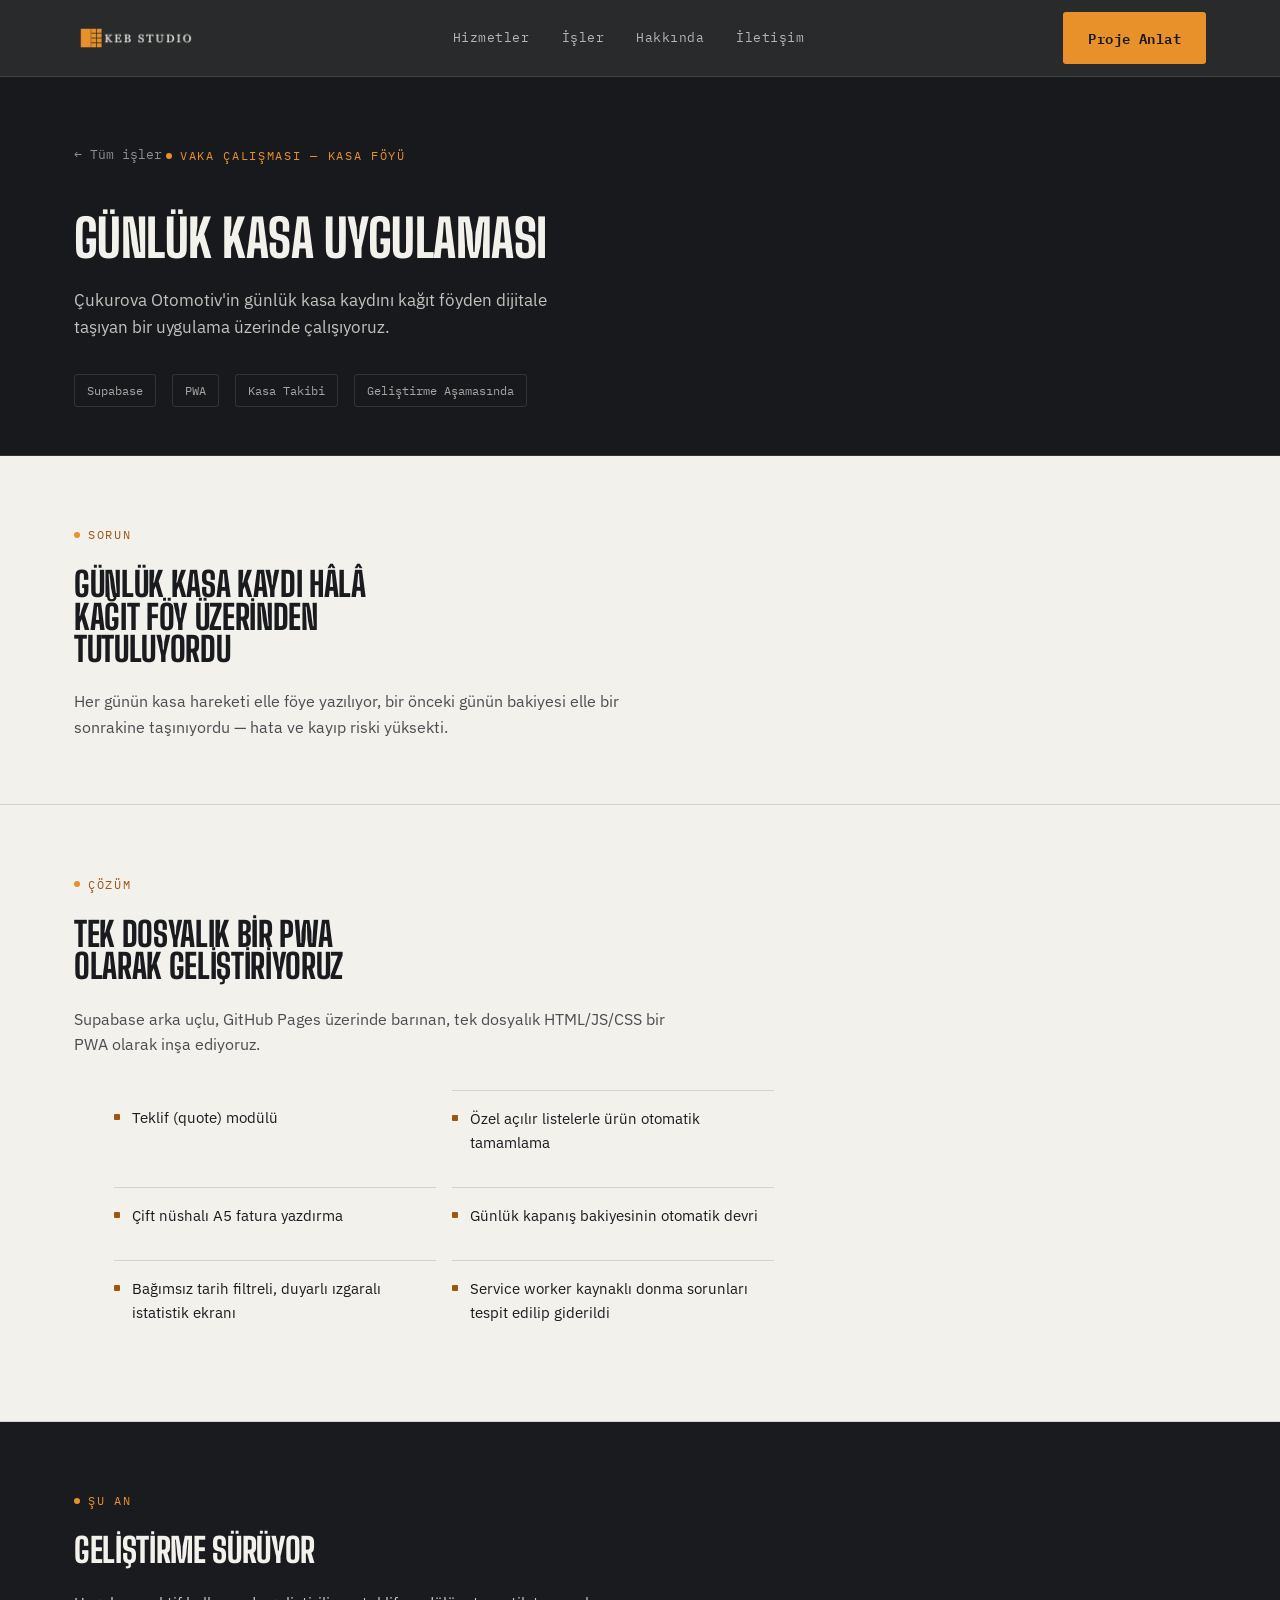
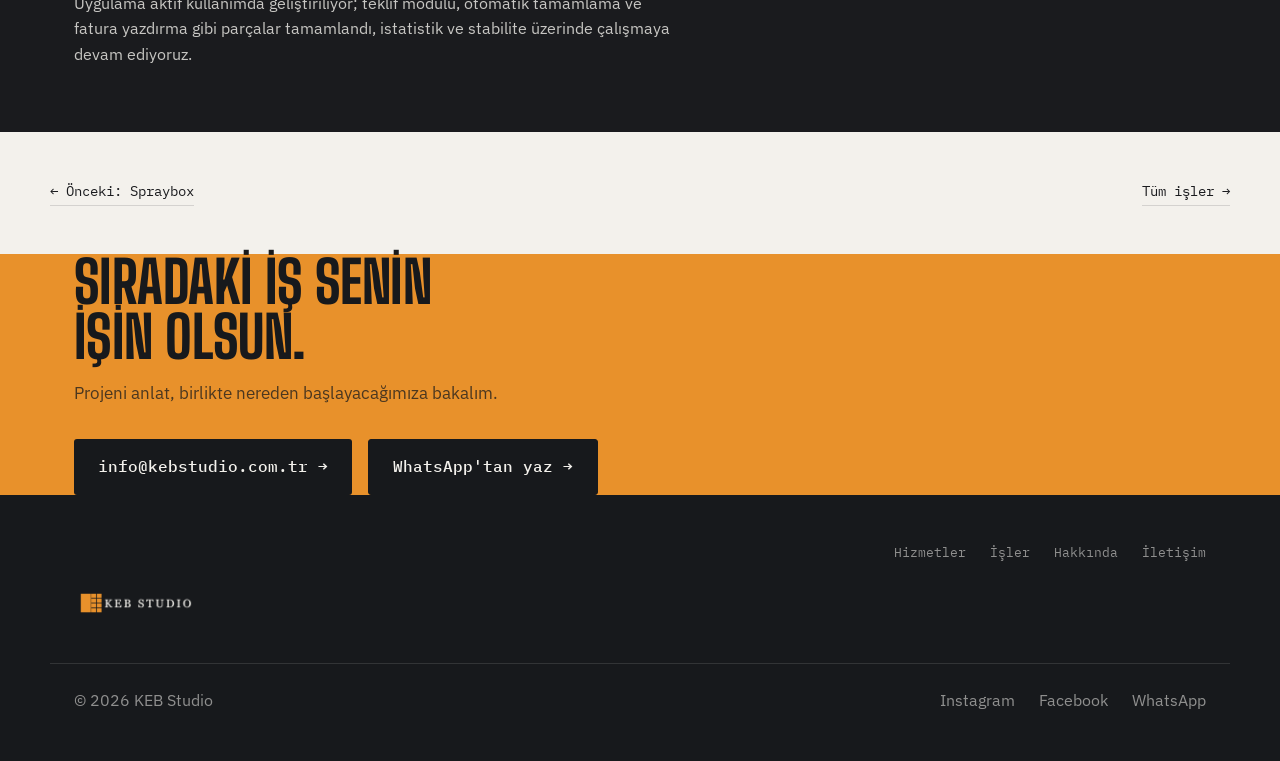
<file: kasa-foyu.html>
<!DOCTYPE html>
<html lang="tr">
<head>
<meta charset="UTF-8">
<meta name="viewport" content="width=device-width, initial-scale=1.0">
<title>Kasa Föyü — Günlük Kasa Uygulaması | KEB Studio</title>
<meta name="description" content="Çukurova Otomotiv'in günlük kasa kaydını kağıt föyden dijitale taşıyan bir uygulama üzerinde çalışıyoruz.">
<link rel="icon" type="image/png" href="favicon.png">
<link rel="preconnect" href="https://fonts.googleapis.com">
<link rel="preconnect" href="https://fonts.gstatic.com" crossorigin>
<link href="https://fonts.googleapis.com/css2?family=Big+Shoulders+Display:wght@700;800;900&family=IBM+Plex+Sans:wght@400;500;600;700&family=IBM+Plex+Mono:wght@400;500&display=swap" rel="stylesheet">
<link rel="stylesheet" href="style.css">
</head>
<body>

<header class="nav">
  <div class="wrap">
    <a href="index.html" class="logo"><img src="keb-studio-logo-transparent.png" alt="KEB Studio"></a>
    <ul class="nav-links">
      <li><a href="index.html#hizmetler">Hizmetler</a></li>
      <li><a href="index.html#isler">İşler</a></li>
      <li><a href="index.html#hakkinda">Hakkında</a></li>
      <li><a href="index.html#iletisim">İletişim</a></li>
    </ul>
    <a href="mailto:info@kebstudio.com.tr" class="btn btn-primary nav-cta">Proje Anlat</a>
    <button class="nav-toggle" aria-label="Menüyü aç" id="navToggle">
      <svg width="20" height="20" viewBox="0 0 20 20" fill="none" stroke-width="1.6" stroke-linecap="round"><path d="M2 5h16M2 10h16M2 15h16"/></svg>
    </button>
  </div>
  <nav class="mobile-menu" id="mobileMenu">
    <a href="index.html#hizmetler">Hizmetler</a>
    <a href="index.html#isler">İşler</a>
    <a href="index.html#hakkinda">Hakkında</a>
    <a href="index.html#iletisim">İletişim</a>
    <a href="mailto:info@kebstudio.com.tr" style="color:var(--amber);">Proje Anlat →</a>
  </nav>
</header>

<section class="case-hero on-dark">
  <div class="wrap">
    <a href="index.html#isler" class="case-back">← Tüm işler</a>
    <span class="eyebrow">Vaka Çalışması — Kasa Föyü</span>
    <h1>Günlük Kasa Uygulaması</h1>
    <p class="case-sub">Çukurova Otomotiv'in günlük kasa kaydını kağıt föyden dijitale taşıyan bir uygulama üzerinde çalışıyoruz.</p>
    <div class="case-meta">
      <span>Supabase</span>
      <span>PWA</span>
      <span>Kasa Takibi</span>
      <span>Geliştirme Aşamasında</span>
    </div>
  </div>
</section>

<section class="case-block on-light">
  <div class="wrap">
    <span class="eyebrow">Sorun</span>
    <h2>Günlük kasa kaydı hâlâ kağıt föy üzerinden tutuluyordu</h2>
    <p>Her günün kasa hareketi elle föye yazılıyor, bir önceki günün bakiyesi elle bir sonrakine taşınıyordu — hata ve kayıp riski yüksekti.</p>
  </div>
</section>

<section class="case-block on-light">
  <div class="wrap">
    <span class="eyebrow">Çözüm</span>
    <h2>Tek dosyalık bir PWA olarak geliştiriyoruz</h2>
    <p>Supabase arka uçlu, GitHub Pages üzerinde barınan, tek dosyalık HTML/JS/CSS bir PWA olarak inşa ediyoruz.</p>
    <ul class="case-features">
      <li>Teklif (quote) modülü</li>
      <li>Özel açılır listelerle ürün otomatik tamamlama</li>
      <li>Çift nüshalı A5 fatura yazdırma</li>
      <li>Günlük kapanış bakiyesinin otomatik devri</li>
      <li>Bağımsız tarih filtreli, duyarlı ızgaralı istatistik ekranı</li>
      <li>Service worker kaynaklı donma sorunları tespit edilip giderildi</li>
    </ul>
  </div>
</section>

<section class="case-block case-outcome">
  <div class="wrap">
    <span class="eyebrow">Şu An</span>
    <h2>Geliştirme sürüyor</h2>
    <p>Uygulama aktif kullanımda geliştiriliyor; teklif modülü, otomatik tamamlama ve fatura yazdırma gibi parçalar tamamlandı, istatistik ve stabilite üzerinde çalışmaya devam ediyoruz.</p>
  </div>
</section>

<div class="wrap case-nav-next">
  <a href="spraybox.html">← Önceki: Spraybox</a>
  <a href="index.html#isler">Tüm işler →</a>
</div>

<section class="contact" id="iletisim">
  <div class="wrap">
    <h2>Sıradaki iş senin işin olsun.</h2>
    <p class="contact-sub">Projeni anlat, birlikte nereden başlayacağımıza bakalım.</p>
    <div class="contact-actions">
      <a href="mailto:info@kebstudio.com.tr" class="btn-dark">info@kebstudio.com.tr →</a>
      <a href="https://wa.me/905459607405" target="_blank" rel="noopener" class="btn-dark btn-outline-dark">WhatsApp'tan yaz →</a>
    </div>
  </div>
</section>

<footer>
  <div class="wrap footer-wrap">
    <div>
      <a href="index.html" class="logo"><img src="keb-studio-logo-transparent.png" alt="KEB Studio"></a>
    </div>
    <div class="footer-links">
      <a href="index.html#hizmetler">Hizmetler</a>
      <a href="index.html#isler">İşler</a>
      <a href="index.html#hakkinda">Hakkında</a>
      <a href="mailto:info@kebstudio.com.tr">İletişim</a>
    </div>
  </div>
  <div class="wrap footer-bottom">
    <span>© 2026 KEB Studio</span>
    <div class="footer-links">
      <a href="https://instagram.com/studiokeb" target="_blank" rel="noopener">Instagram</a>
      <a href="https://www.facebook.com/profile.php?id=61591934456966" target="_blank" rel="noopener">Facebook</a>
      <a href="https://wa.me/905459607405" target="_blank" rel="noopener">WhatsApp</a>
    </div>
  </div>
</footer>

<script>
  var navToggle = document.getElementById('navToggle');
  var mobileMenu = document.getElementById('mobileMenu');
  navToggle.addEventListener('click', function(){
    mobileMenu.classList.toggle('open');
  });
  mobileMenu.querySelectorAll('a').forEach(function(a){
    a.addEventListener('click', function(){ mobileMenu.classList.remove('open'); });
  });
</script>

</body>
</html>
</file>
<file: style.css>
/* ============ TOKENS ============ */
  :root{
    /* color */
    --graphite:#17191C;
    --panel:#1F2226;
    --panel-2:#25282D;
    --paper:#F3F1EC;
    --ink:#1A1B1E;
    --ink-soft:#4B4D51;
    --amber:#E8912B;
    --amber-ink:#9C5712;
    --line-dark:rgba(243,241,236,0.12);
    --line-light:rgba(26,27,30,0.14);
    --ok:#7FA88C;

    /* type */
    --display:'Big Shoulders Display', sans-serif;
    --body:'IBM Plex Sans', sans-serif;
    --mono:'IBM Plex Mono', monospace;

    /* space scale (8px base) */
    --sp-1:8px;
    --sp-2:16px;
    --sp-3:24px;
    --sp-4:32px;
    --sp-5:48px;
    --sp-6:64px;
    --sp-7:96px;
  }

  *{box-sizing:border-box;}
  html{scroll-behavior:smooth;}
  body{
    margin:0;
    background:var(--paper);
    color:var(--ink);
    font-family:var(--body);
    font-size:16px;
    line-height:1.6;
    -webkit-font-smoothing:antialiased;
  }
  img,svg{display:block;max-width:100%;}
  a{color:inherit;}
  h1,h2,h3{font-family:var(--display);margin:0;line-height:0.95;letter-spacing:-0.01em;}
  p{margin:0;}
  .wrap{max-width:1180px;margin:0 auto;padding:0 var(--sp-3);}
  .eyebrow{
    font-family:var(--mono);
    font-size:12px;
    letter-spacing:0.14em;
    text-transform:uppercase;
    display:inline-flex;
    align-items:center;
    gap:var(--sp-1);
  }
  .eyebrow::before{
    content:"";
    width:6px;height:6px;border-radius:50%;
    background:var(--amber);
    flex:none;
  }
  .on-dark .eyebrow{color:var(--amber);}
  .on-light .eyebrow{color:var(--amber-ink);}

  button{font-family:inherit;cursor:pointer;}

  .btn{
    display:inline-flex;
    align-items:center;
    gap:var(--sp-1);
    font-family:var(--mono);
    font-size:14px;
    letter-spacing:0.03em;
    text-decoration:none;
    padding:14px 24px;
    border-radius:3px;
    border:1px solid transparent;
    transition:transform .15s ease, box-shadow .15s ease, background .15s ease;
  }
  .btn-primary{
    background:var(--amber);
    color:var(--graphite);
    font-weight:600;
    box-shadow:0 0 0 rgba(232,145,43,0);
  }
  .btn-primary:hover{
    transform:translateY(-2px);
    box-shadow:0 10px 24px rgba(232,145,43,0.28);
    background:#f3a13c;
  }
  .btn-ghost{
    border-color:var(--line-dark);
    color:var(--paper);
  }
  .btn-ghost:hover{border-color:var(--amber); color:var(--amber);}

  /* ============ NAV ============ */
  .nav{
    position:sticky;top:0;z-index:50;
    background:rgba(23,25,28,0.92);
    backdrop-filter:blur(6px);
    border-bottom:1px solid var(--line-dark);
  }
  .nav .wrap{
    display:flex;align-items:center;justify-content:space-between;
    height:76px;
  }
  .logo{
    display:flex;align-items:center;gap:10px;
    font-family:var(--mono);
    font-weight:500;
    font-size:15px;
    letter-spacing:0.08em;
    color:var(--paper);
    text-decoration:none;
  }
  .logo .dot{width:9px;height:9px;border-radius:2px;background:var(--amber);}
  .logo img{height:120px;width:auto;border-radius:3px;display:block;}
  .nav-links{
    display:none;
    gap:var(--sp-4);
    list-style:none;
    margin:0;padding:0;
    font-family:var(--mono);
    font-size:13px;
    letter-spacing:0.04em;
  }
  .nav-links a{
    color:rgba(243,241,236,0.7);
    text-decoration:none;
    transition:color .15s ease;
  }
  .nav-links a:hover{color:var(--amber);}
  .nav-cta{display:none;}
  .nav-toggle{
    background:none;border:1px solid var(--line-dark);border-radius:3px;
    width:40px;height:40px;
    display:flex;align-items:center;justify-content:center;
  }
  .nav-toggle svg{stroke:var(--paper);}
  .mobile-menu{
    display:none;
    flex-direction:column;
    gap:var(--sp-2);
    padding:var(--sp-3);
    background:var(--graphite);
    border-bottom:1px solid var(--line-dark);
  }
  .mobile-menu.open{display:flex;}
  .mobile-menu a{
    color:var(--paper);text-decoration:none;
    font-family:var(--mono);font-size:14px;letter-spacing:0.04em;
    padding:var(--sp-1) 0;
  }

  @media(min-width:800px){
    .nav-links{display:flex;}
    .nav-cta{display:inline-flex;}
    .nav-toggle{display:none;}
    .mobile-menu{display:none !important;}
  }

  /* ============ HERO ============ */
  .hero{
    background:var(--graphite);
    color:var(--paper);
    padding:var(--sp-6) 0 var(--sp-7);
    border-bottom:1px solid var(--line-dark);
  }
  .hero .wrap{
    display:grid;
    grid-template-columns:1fr;
    gap:var(--sp-6);
  }
  .hero-copy .eyebrow{margin-bottom:var(--sp-3);}
  .hero h1{
    font-size:clamp(34px,7vw,64px);
    font-weight:800;
    text-transform:uppercase;
    max-width:15ch;
  }
  .hero-sub{
    margin-top:var(--sp-3);
    max-width:46ch;
    font-size:17px;
    color:rgba(243,241,236,0.78);
  }
  .hero-actions{
    margin-top:var(--sp-4);
    display:flex;
    flex-wrap:wrap;
    align-items:center;
    gap:var(--sp-3);
  }
  .hero-actions .link-scroll{
    font-family:var(--mono);
    font-size:14px;
    color:rgba(243,241,236,0.65);
    text-decoration:none;
    border-bottom:1px solid var(--line-dark);
    padding-bottom:2px;
  }
  .hero-actions .link-scroll:hover{color:var(--amber);border-color:var(--amber);}

  /* control-panel signature */
  .panel{
    background:var(--panel);
    border:1px solid var(--line-dark);
    border-radius:6px;
    padding:var(--sp-4);
    box-shadow:0 24px 60px rgba(0,0,0,0.35);
  }
  .panel-head{
    display:flex;justify-content:space-between;align-items:center;
    font-family:var(--mono);font-size:11px;letter-spacing:0.1em;
    color:rgba(243,241,236,0.45);
    text-transform:uppercase;
    margin-bottom:var(--sp-3);
    padding-bottom:var(--sp-2);
    border-bottom:1px solid var(--line-dark);
  }
  .panel-row{
    display:flex;align-items:center;justify-content:space-between;
    padding:var(--sp-2) 0;
    border-bottom:1px solid var(--line-dark);
    font-family:var(--mono);
    font-size:13px;
  }
  .panel-row:last-child{border-bottom:none;}
  .panel-row .label{
    display:flex;align-items:center;gap:10px;
    color:var(--paper);
    letter-spacing:0.02em;
  }
  .panel-row .led{
    width:8px;height:8px;border-radius:50%;
    background:var(--amber);
    opacity:0.25;
    transition:opacity .5s ease, box-shadow .5s ease;
    flex:none;
  }
  .panel.lit .panel-row .led{
    opacity:1;
    box-shadow:0 0 8px rgba(232,145,43,0.75);
  }
  .panel-row .status{color:var(--ok);font-size:12px;}
  .panel-caption{
    margin-top:var(--sp-3);
    font-size:12.5px;
    color:rgba(243,241,236,0.45);
    font-family:var(--mono);
  }

  @media(min-width:900px){
    .hero .wrap{grid-template-columns:1.35fr 1fr;align-items:center;}
  }

  /* ============ TRUST STRIP ============ */
  .trust{
    background:var(--paper);
    padding:var(--sp-4) 0;
    border-bottom:1px solid var(--line-light);
  }
  .trust .wrap{
    display:flex;flex-direction:column;gap:var(--sp-2);
  }
  .trust-label{
    font-family:var(--mono);font-size:12px;letter-spacing:0.1em;
    text-transform:uppercase;color:var(--ink-soft);
  }
  .trust-logos{
    display:flex;flex-wrap:wrap;gap:var(--sp-5);
    font-family:var(--display);
    font-weight:800;
    font-size:22px;
    text-transform:uppercase;
    color:var(--ink);
  }
  @media(min-width:800px){
    .trust .wrap{flex-direction:row;align-items:center;justify-content:space-between;}
  }

  /* ============ SECTION HEADS ============ */
  .section{padding:var(--sp-7) 0;}
  .section-head{
    max-width:56ch;
    margin-bottom:var(--sp-6);
    opacity:0;
    transform:translateY(14px);
    transition:opacity .6s ease, transform .6s ease;
  }
  .section-head.in-view{opacity:1;transform:translateY(0);}
  .section-head .eyebrow{margin-bottom:var(--sp-2);}
  .section-head h2{
    font-size:clamp(28px,4.4vw,42px);
    font-weight:800;
    text-transform:uppercase;
  }

  /* ============ SERVICES ============ */
  .services-list{display:flex;flex-direction:column;gap:var(--sp-3);}
  .service-row{
    display:grid;
    grid-template-columns:1fr;
    gap:var(--sp-3);
    padding:var(--sp-4);
    border:1px solid var(--line-light);
    border-radius:6px;
    background:#fff;
  }
  .service-row:nth-child(2){
    background:var(--ink);
    color:var(--paper);
    border-color:var(--ink);
  }
  .service-row:nth-child(2) .service-desc{color:rgba(243,241,236,0.75);}
  .service-row:nth-child(2) .example{border-color:var(--line-dark);color:rgba(243,241,236,0.6);}
  .service-icon{
    width:44px;height:44px;
    flex:none;
    color:var(--amber-ink);
  }
  .service-row:nth-child(2) .service-icon{color:var(--amber);}
  .service-title{
    font-family:var(--display);
    font-weight:800;
    font-size:26px;
    text-transform:uppercase;
    margin-top:var(--sp-2);
  }
  .service-desc{
    margin-top:var(--sp-1);
    max-width:52ch;
    color:var(--ink-soft);
    font-size:15.5px;
  }
  .example{
    margin-top:var(--sp-3);
    display:inline-block;
    font-family:var(--mono);
    font-size:12.5px;
    padding:8px 12px;
    border:1px solid var(--line-light);
    border-radius:3px;
    color:var(--ink-soft);
  }
  @media(min-width:760px){
    .service-row{grid-template-columns:44px 1fr;align-items:start;padding:var(--sp-5);}
    .service-row .service-icon{grid-row:1/3;}
  }

  /* ============ WORK ============ */
  .work-item{
    display:grid;
    grid-template-columns:1fr;
    gap:var(--sp-4);
    padding:var(--sp-5) 0;
    border-top:1px solid var(--line-light);
  }
  .work-item:last-child{border-bottom:1px solid var(--line-light);}
  .work-text .eyebrow{margin-bottom:var(--sp-2);}
  .work-title{
    font-family:var(--display);
    font-weight:800;
    font-size:clamp(24px,3.4vw,32px);
    text-transform:uppercase;
  }
  .work-desc{margin-top:var(--sp-2);max-width:50ch;color:var(--ink-soft);font-size:15.5px;}

  /* schematic UI mockups */
  .mock{
    background:var(--graphite);
    border-radius:6px;
    padding:var(--sp-3);
    border:1px solid var(--line-dark);
  }
  .mock-bar{height:8px;border-radius:2px;background:var(--panel-2);margin-bottom:8px;}
  .mock-row{display:flex;gap:8px;margin-bottom:8px;}
  .mock-row .cell{height:14px;border-radius:2px;background:var(--panel-2);flex:1;}
  .mock-row .cell.amber{background:rgba(232,145,43,0.55);flex:0 0 18%;}
  .mock-grid{display:grid;grid-template-columns:repeat(3,1fr);gap:8px;}
  .mock-grid .tile{aspect-ratio:1;border-radius:4px;background:var(--panel-2);}
  .mock-grid .tile:nth-child(2){background:rgba(232,145,43,0.35);}

  @media(min-width:860px){
    .work-item{grid-template-columns:1fr 1fr;align-items:center;}
    .work-item:nth-child(even) .work-text{order:2;}
  }

  /* ============ ABOUT ============ */
  .about{background:var(--ink);color:var(--paper);}
  .about-quote{
    max-width:64ch;
    border-left:3px solid var(--amber);
    padding-left:var(--sp-4);
  }
  .about-quote p{
    font-size:clamp(19px,2.6vw,24px);
    line-height:1.5;
    color:rgba(243,241,236,0.9);
  }
  .about-role{
    margin-top:var(--sp-3);
    font-family:var(--mono);
    font-size:13px;
    color:rgba(243,241,236,0.5);
    letter-spacing:0.04em;
  }

  /* ============ CONTACT ============ */
  .contact{
    background:var(--amber);
    color:var(--graphite);
  }
  .contact h2{
    font-size:clamp(32px,6vw,58px);
    font-weight:800;
    text-transform:uppercase;
    max-width:14ch;
  }
  .contact-sub{
    margin-top:var(--sp-2);
    max-width:44ch;
    font-size:17px;
    color:rgba(23,25,28,0.75);
  }
  .contact-actions{margin-top:var(--sp-4);display:flex;flex-wrap:wrap;gap:var(--sp-2);}
  .btn-outline-dark{
    background:transparent;
    color:var(--graphite);
    border:1.5px solid var(--graphite);
  }
  .btn-outline-dark:hover{background:var(--graphite);color:var(--paper);}
  .btn-dark{
    background:var(--graphite);
    color:var(--paper);
    font-family:var(--mono);
    font-weight:500;
    padding:14px 24px;
    border-radius:3px;
    text-decoration:none;
    display:inline-flex;
    gap:8px;align-items:center;
    transition:transform .15s ease, box-shadow .15s ease;
  }
  .btn-dark:hover{
    transform:translateY(-2px);
    box-shadow:0 10px 24px rgba(23,25,28,0.35);
  }

  /* ============ FOOTER ============ */
  footer{background:var(--graphite);color:rgba(243,241,236,0.55);padding:var(--sp-5) 0;}
  .footer-wrap{
    display:flex;flex-direction:column;gap:var(--sp-3);
    font-family:var(--mono);font-size:13px;
  }
  .footer-links{display:flex;flex-wrap:wrap;gap:var(--sp-3);}
  .footer-links a{color:rgba(243,241,236,0.55);text-decoration:none;}
  .footer-links a:hover{color:var(--amber);}
  .footer-bottom{
    display:flex;flex-wrap:wrap;justify-content:space-between;gap:var(--sp-2);
    padding-top:var(--sp-3);
    border-top:1px solid var(--line-dark);
  }

  @media(min-width:800px){
    .footer-wrap{flex-direction:row;justify-content:space-between;align-items:flex-start;}
  }

  @media (prefers-reduced-motion: reduce){
    html{scroll-behavior:auto;}
    *{animation:none !important;transition:none !important;}
  }

  /* ============ CASE STUDY PAGES ============ */
  .case-hero{
    background:var(--graphite);
    color:var(--paper);
    padding:var(--sp-6) 0 var(--sp-5);
    border-bottom:1px solid var(--line-dark);
  }
  .case-back{
    display:inline-flex;align-items:center;gap:6px;
    font-family:var(--mono);font-size:13px;
    color:rgba(243,241,236,0.55);
    text-decoration:none;
    margin-bottom:var(--sp-4);
  }
  .case-back:hover{color:var(--amber);}
  .case-hero h1{
    font-size:clamp(30px,6vw,52px);
    font-weight:800;
    text-transform:uppercase;
    max-width:20ch;
    margin-top:var(--sp-2);
  }
  .case-hero .case-sub{
    margin-top:var(--sp-3);
    max-width:52ch;
    font-size:17px;
    color:rgba(243,241,236,0.78);
  }
  .case-meta{
    display:flex;flex-wrap:wrap;gap:var(--sp-2);
    margin-top:var(--sp-4);
  }
  .case-meta span{
    font-family:var(--mono);
    font-size:12px;
    padding:6px 12px;
    border:1px solid var(--line-dark);
    border-radius:3px;
    color:rgba(243,241,236,0.65);
  }

  .case-block{
    padding:var(--sp-6) 0;
    border-bottom:1px solid var(--line-light);
  }
  .case-block .eyebrow{margin-bottom:var(--sp-3);}
  .case-block h2{
    font-family:var(--display);
    font-weight:800;
    font-size:clamp(24px,3.6vw,34px);
    text-transform:uppercase;
    max-width:22ch;
  }
  .case-block p{
    margin-top:var(--sp-3);
    max-width:60ch;
    font-size:16px;
    color:var(--ink-soft);
  }
  .case-features{
    margin-top:var(--sp-4);
    display:grid;
    grid-template-columns:1fr;
    gap:var(--sp-2);
    max-width:70ch;
  }
  .case-features li{
    list-style:none;
    display:flex;
    gap:12px;
    align-items:flex-start;
    padding:var(--sp-2) 0;
    border-top:1px solid var(--line-light);
    font-size:15px;
    color:var(--ink);
  }
  .case-features li:first-child{border-top:none;}
  .case-features li::before{
    content:"";
    width:6px;height:6px;border-radius:1px;
    background:var(--amber-ink);
    margin-top:8px;
    flex:none;
  }
  .case-outcome{
    background:var(--ink);
    color:var(--paper);
  }
  .case-outcome p{color:rgba(243,241,236,0.8);}
  .case-outcome .eyebrow{color:var(--amber);}

  .case-nav-next{
    padding:var(--sp-5) 0;
    display:flex;
    justify-content:space-between;
    align-items:center;
    flex-wrap:wrap;
    gap:var(--sp-3);
  }
  .case-nav-next a{
    font-family:var(--mono);
    font-size:14px;
    text-decoration:none;
    color:var(--ink);
    border-bottom:1px solid var(--line-light);
    padding-bottom:2px;
  }
  .case-nav-next a:hover{color:var(--amber-ink);border-color:var(--amber-ink);}

  @media(min-width:760px){
    .case-features{grid-template-columns:1fr 1fr;}
  }

  /* ============ ÜRÜNLERİMİZ — inline demo penceresi ============ */
  .product-frame{
    background:var(--graphite);
    border:1px solid var(--line-dark);
    border-radius:8px;
    overflow:hidden;
    box-shadow:0 24px 60px rgba(0,0,0,0.25);
  }
  .product-frame-bar{
    display:flex;align-items:center;gap:var(--sp-2);
    padding:10px 14px;
    background:var(--panel);
    border-bottom:1px solid var(--line-dark);
  }
  .product-frame-dots{display:flex;gap:6px;flex:none;}
  .product-frame-dots span{width:9px;height:9px;border-radius:50%;background:rgba(243,241,236,0.18);}
  .product-frame-url{
    flex:1;
    font-family:var(--mono);
    font-size:12px;
    color:rgba(243,241,236,0.5);
    background:var(--graphite);
    border:1px solid var(--line-dark);
    border-radius:4px;
    padding:5px 10px;
    text-align:center;
    overflow:hidden;
    text-overflow:ellipsis;
    white-space:nowrap;
  }
  .product-frame-viewport {
    width: 100%;
    max-width: 1344px; /* Siyah pencerenin ekrandaki maksimum boyutunu büyüttük */
    height: 756px; /* 16:9 oranını bozmadan yeni yüksekliği ayarladık */
    margin: 0 auto;
    position: relative;
    overflow: hidden;
    background: #0f1530;
    border-radius: 0 0 8px 8px;
}

.product-frame-viewport iframe {
    width: 1920px;
    height: 1080px;
    border: none;
    position: absolute;
    top: 0;
    left: 0;
    transform-origin: 0 0;
    
    /* 1344 / 1920 = 0.7 | Yazılar artık çok daha net ve büyük okunacak */
    transform: scale(0.7); 
}
  .product-note{
    margin-top:var(--sp-3);
    font-family:var(--mono);
    font-size:12.5px;
    color:var(--ink-soft);
  }
  @media(max-width:700px){
    .product-frame-viewport{width:100%;height:410px;}
    .product-frame-viewport iframe{transform:scale(0.39);}
  }
</file>
